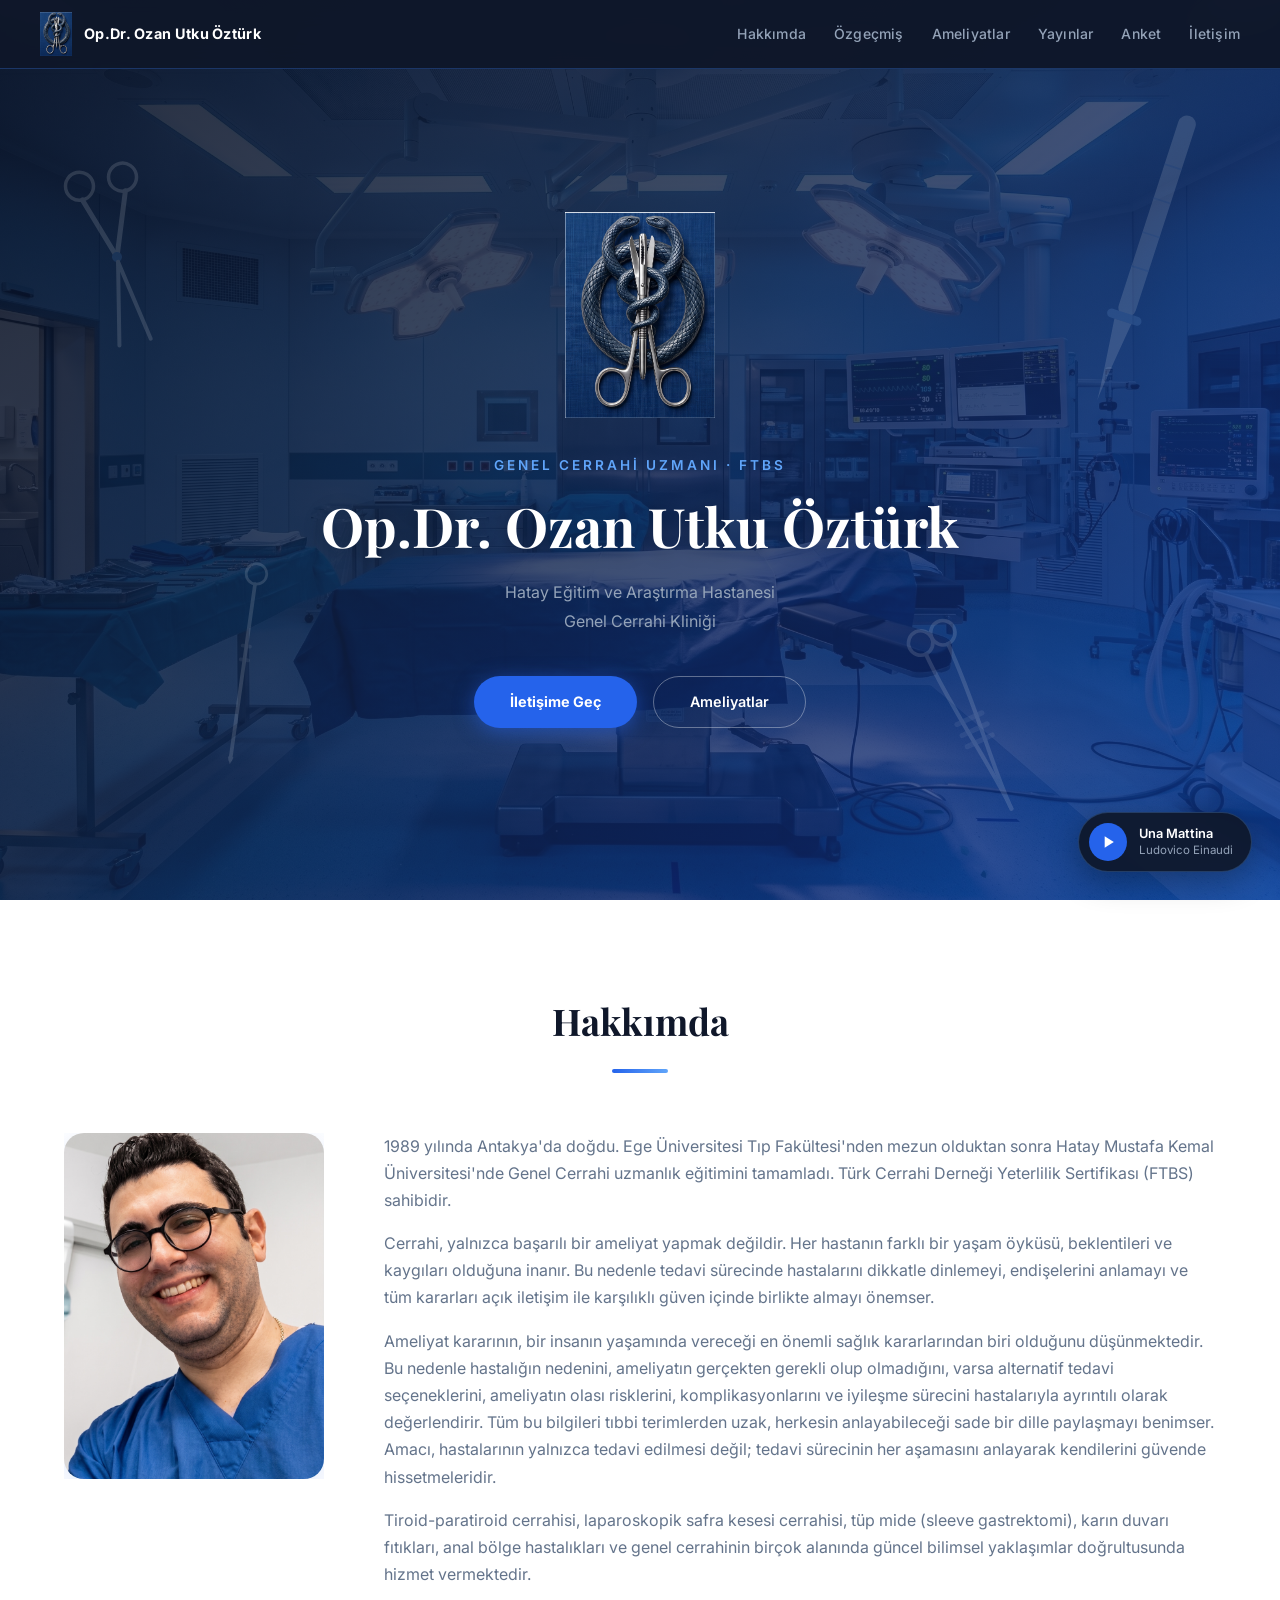
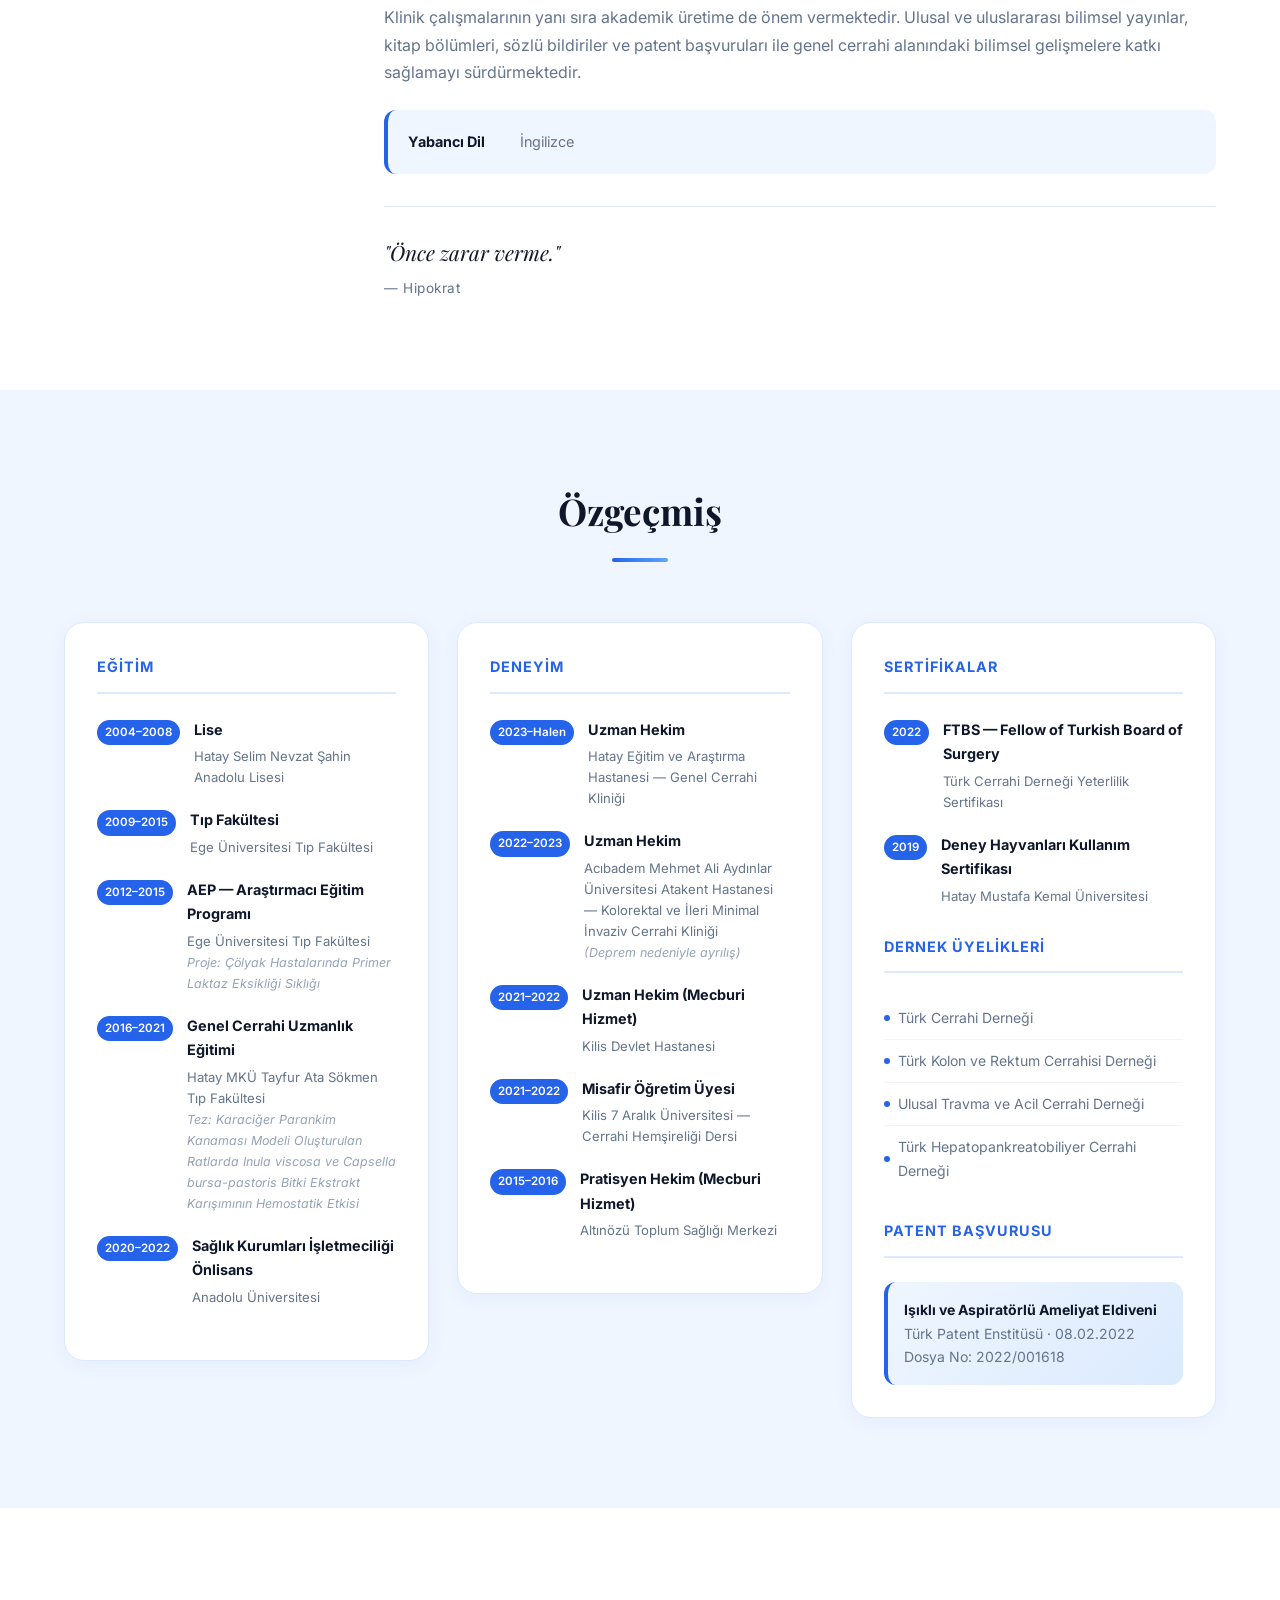
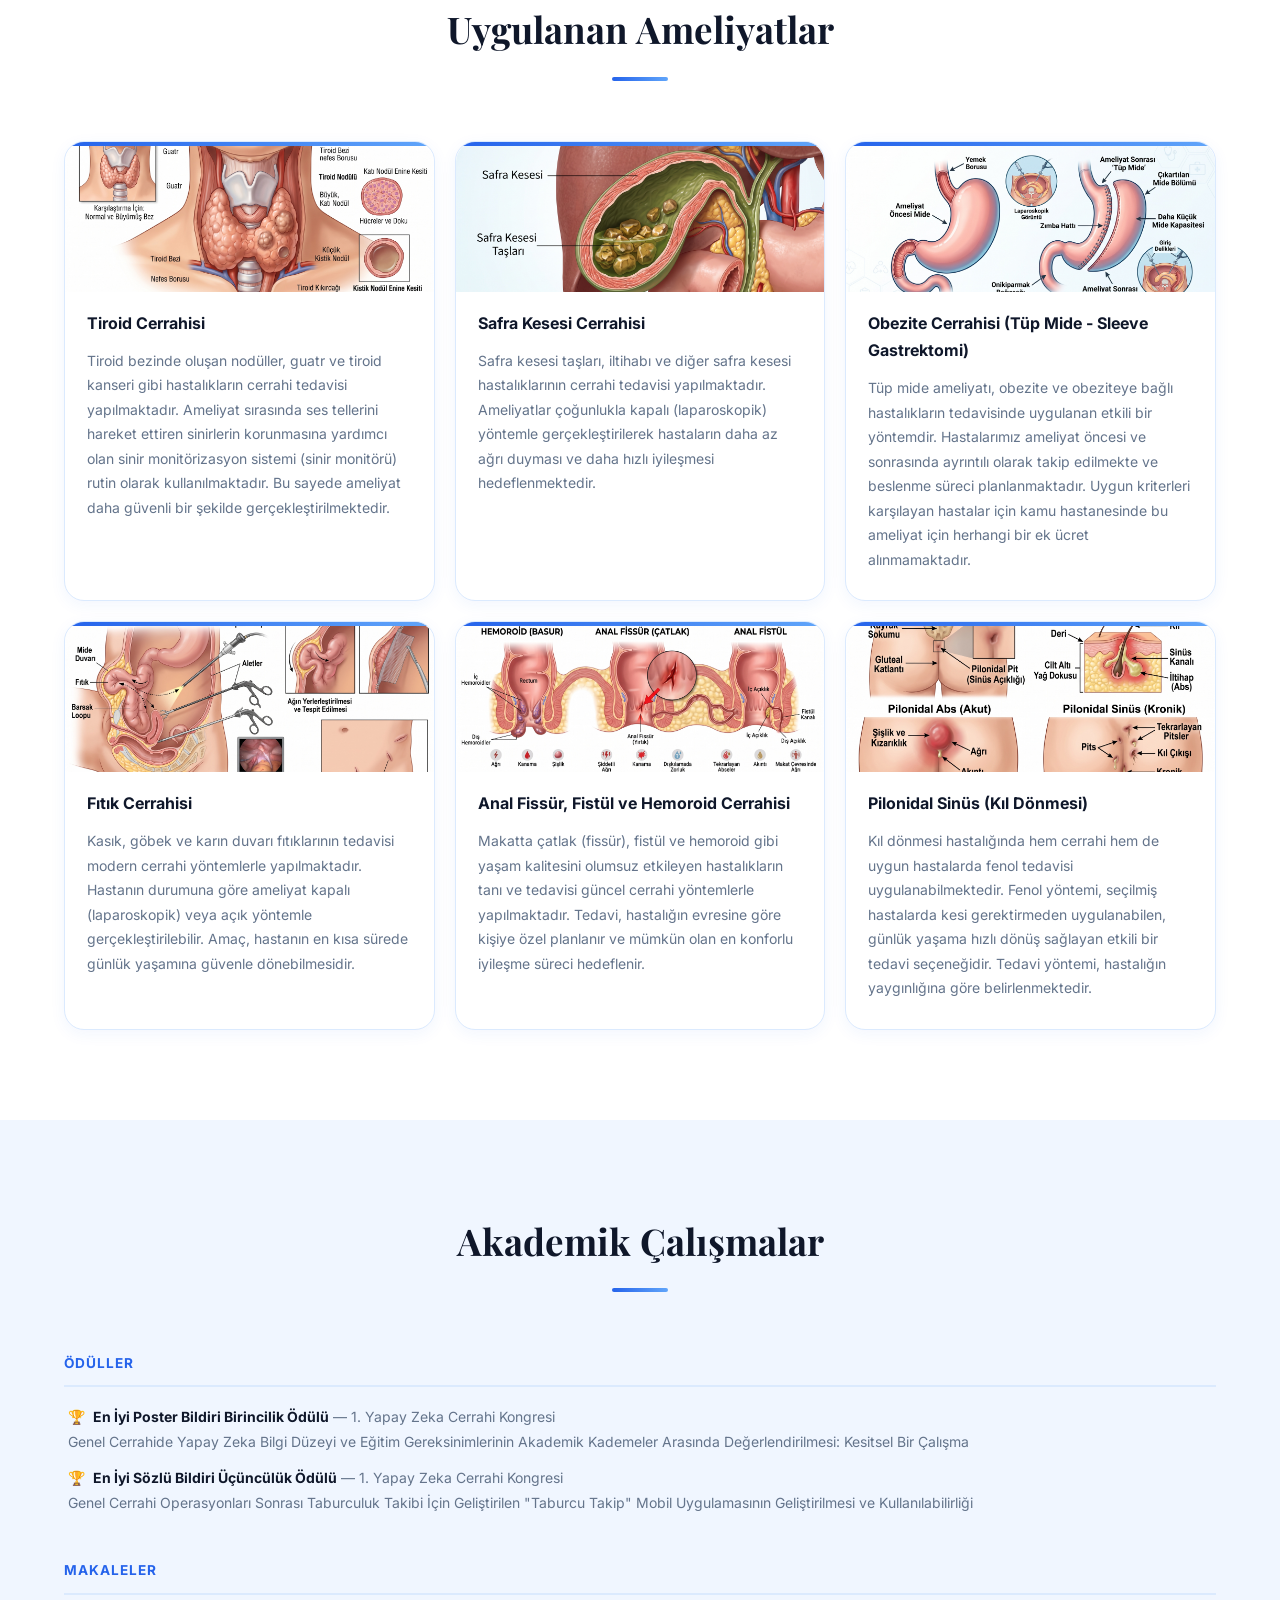
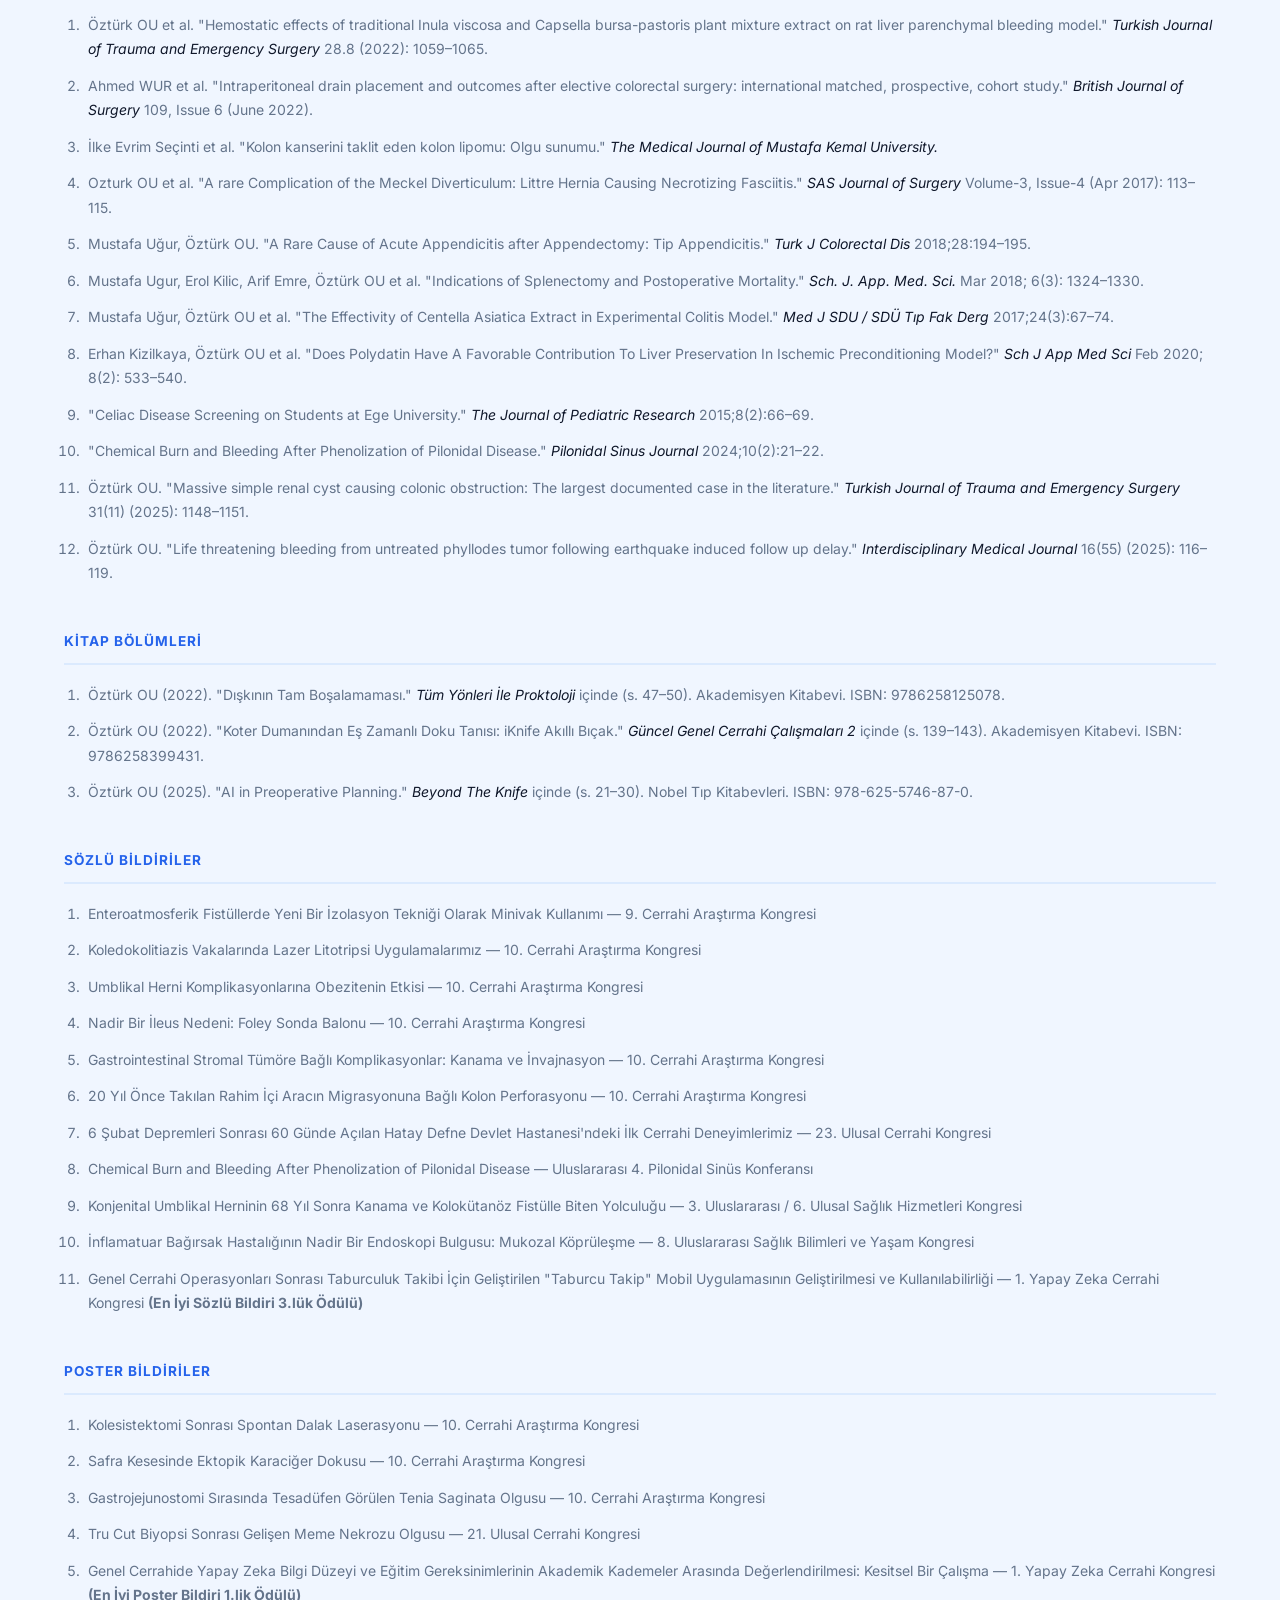
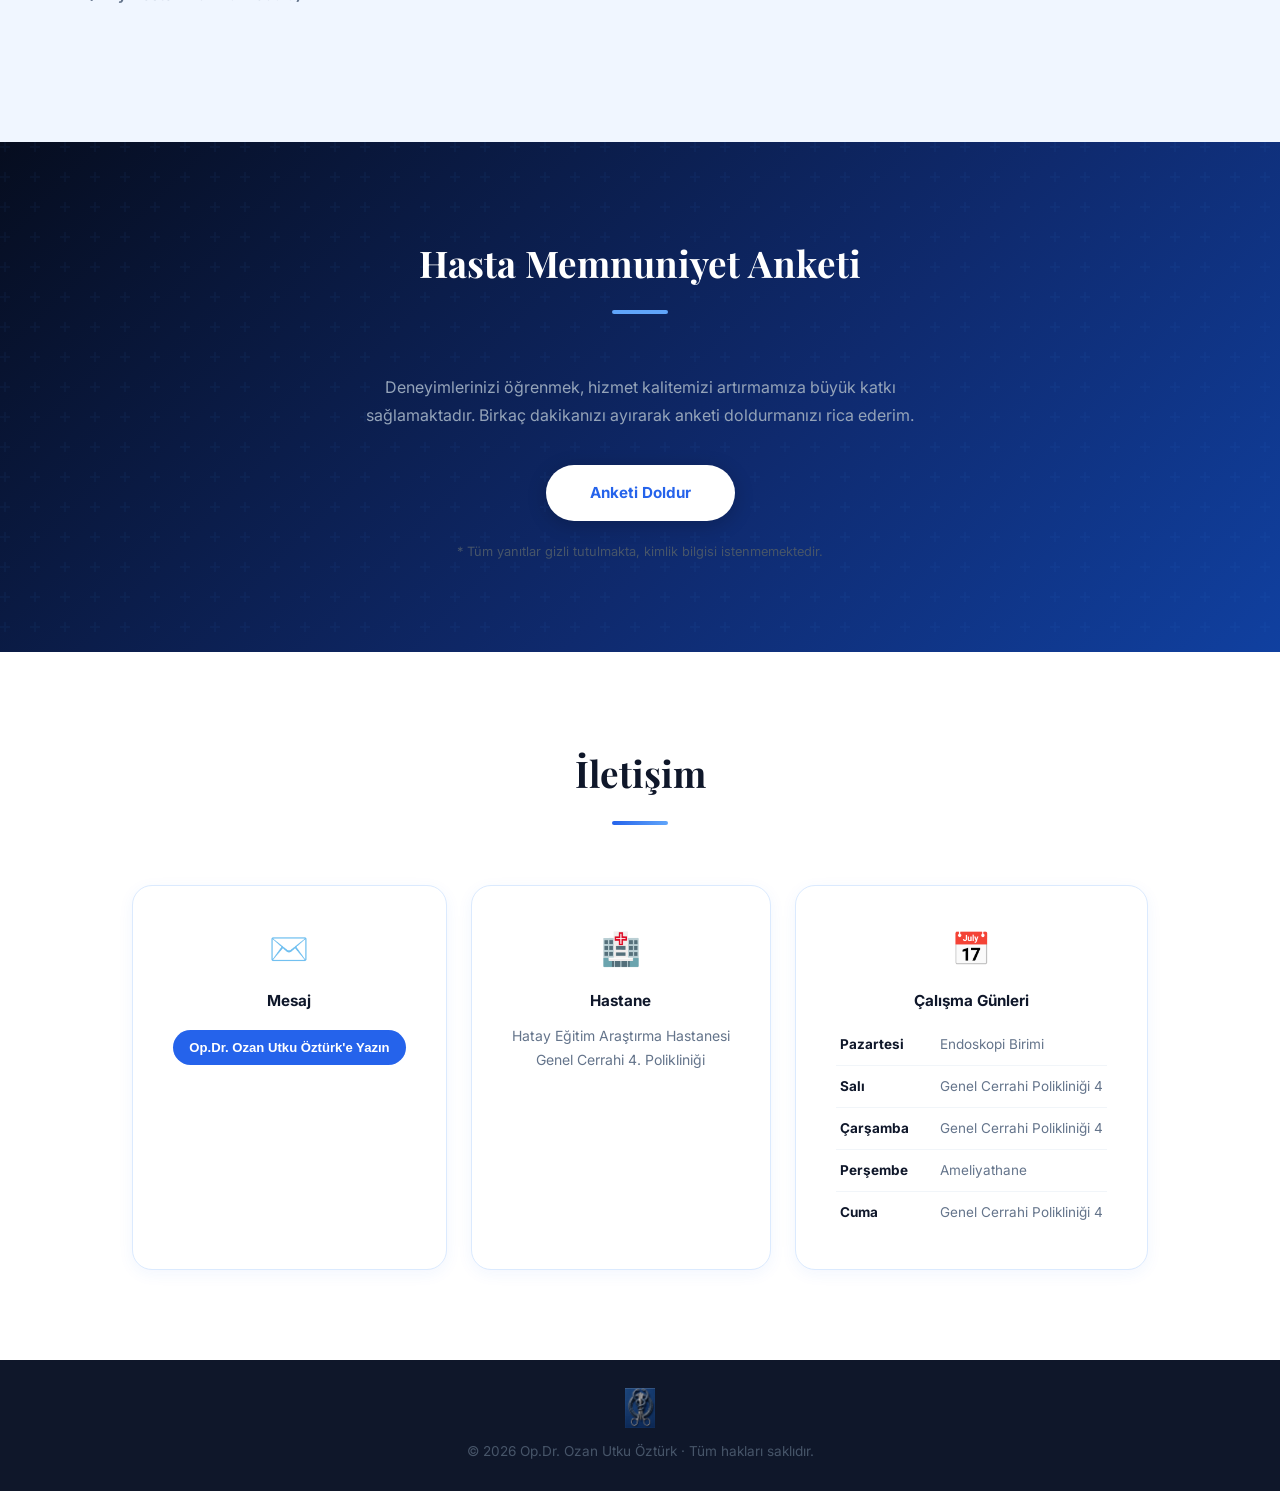
<file: index.html>
<!DOCTYPE html>
<html lang="tr">
<head>
  <meta charset="UTF-8" />
  <meta name="viewport" content="width=device-width, initial-scale=1.0" />
  <title>Op.Dr. Ozan Utku Öztürk | Genel Cerrahi Uzmanı - Hatay</title>
  <meta name="description" content="Op.Dr. Ozan Utku Öztürk - Hatay Eğitim ve Araştırma Hastanesi Genel Cerrahi Uzmanı. Tiroid cerrahisi, laparoskopik kolesistektomi, sleeve gastrektomi ve fıtık ameliyatları." />
  <meta name="keywords" content="Op.Dr. Ozan Utku Öztürk, genel cerrahi uzmanı Hatay, tiroid ameliyatı Hatay, safra kesesi ameliyatı, sleeve gastrektomi Hatay, fıtık ameliyatı, laparoskopik cerrahi Hatay, Hatay EAH genel cerrahi" />
  <meta name="author" content="Op.Dr. Ozan Utku Öztürk" />
  <meta name="robots" content="index, follow" />
  <link rel="canonical" href="https://ozanutkuozturk.com/" />
  <meta name="google-site-verification" content="S-aAIDL1Zbq4195ZW9zyJEC02ucQa1u8V0Q1Sb5OyVw" />
  <link rel="stylesheet" href="style.css?v=8" />

  <!-- Open Graph (sosyal medya paylaşımı için) -->
  <meta property="og:title" content="Op.Dr. Ozan Utku Öztürk | Genel Cerrahi Uzmanı" />
  <meta property="og:description" content="Hatay Eğitim ve Araştırma Hastanesi Genel Cerrahi Uzmanı. Tiroid, safra kesesi, sleeve gastrektomi ve fıtık ameliyatları." />
  <meta property="og:type" content="website" />
  <meta property="og:url" content="https://ozanutkuozturk.com/" />
  <meta property="og:locale" content="tr_TR" />

  <script type="application/ld+json">
  {
    "@context": "https://schema.org",
    "@type": "ProfilePage",
    "url": "https://ozanutkuozturk.com/",
    "mainEntity": {
      "@type": "Person",
      "@id": "https://ozanutkuozturk.com/#person",
      "name": "Ozan Utku Öztürk",
      "alternateName": [
        "Op. Dr. Ozan Utku Öztürk",
        "Ozan Utku Ozturk",
        "O. U. Öztürk"
      ],
      "url": "https://ozanutkuozturk.com/",
      "jobTitle": "Genel Cerrahi Uzmanı",
      "worksFor": {
        "@type": "Hospital",
        "name": "Hatay Eğitim ve Araştırma Hastanesi"
      },
      "alumniOf": [
        {
          "@type": "CollegeOrUniversity",
          "name": "Ege Üniversitesi Tıp Fakültesi"
        },
        {
          "@type": "CollegeOrUniversity",
          "name": "Hatay Mustafa Kemal Üniversitesi"
        }
      ],
      "sameAs": [
        "https://scholar.google.com/citations?hl=tr&user=WczZqdoAAAAJ",
        "https://dergipark.org.tr/en/pub/@ozan-utku-ozturk",
        "https://www.researchgate.net/profile/Ozan-Ozturk-3",
        "https://www.instagram.com/ozanutkuozturk/"
      ]
    }
  }
  </script>

  <link rel="preconnect" href="https://fonts.googleapis.com" />
  <link href="https://fonts.googleapis.com/css2?family=Inter:wght@300;400;600;700&family=Playfair+Display:wght@700&display=swap" rel="stylesheet" />
</head>
<body>

  <!-- NAVİGASYON -->
  <nav id="navbar">
    <div class="nav-container">
      <a href="#hero" class="nav-logo">
        <img src="images/logo-v3.png" alt="Logo" class="logo-mark">
        <span>Op.Dr. Ozan Utku Öztürk</span>
      </a>
      <button class="nav-toggle" id="navToggle">&#9776;</button>
      <ul class="nav-links" id="navLinks">
        <li><a href="#hakkimda">Hakkımda</a></li>
        <li><a href="#ozgecmis">Özgeçmiş</a></li>
        <li><a href="#ameliyatlar">Ameliyatlar</a></li>
        <li><a href="#yayinlar">Yayınlar</a></li>
        <li><a href="#anket">Anket</a></li>
        <li><a href="#iletisim">İletişim</a></li>
      </ul>
    </div>
  </nav>

  <!-- HERO -->
  <section id="hero">
    <!-- Cerrahi enstrümanlar (dekoratif) -->
    <div class="hero-instruments">
      <!-- Bisturi -->
      <svg class="hi hi-scalpel" viewBox="0 0 28 180" xmlns="http://www.w3.org/2000/svg">
        <rect x="9" y="0" width="10" height="118" rx="5" fill="white"/>
        <rect x="4" y="116" width="20" height="5" rx="2.5" fill="#93c5fd"/>
        <path d="M9 121 Q14 163 14 168 Q14 163 19 121 Z" fill="white"/>
        <line x1="9" y1="30" x2="19" y2="30" stroke="#93c5fd" stroke-width="1" opacity="0.6"/>
        <line x1="9" y1="50" x2="19" y2="50" stroke="#93c5fd" stroke-width="1" opacity="0.6"/>
        <line x1="9" y1="70" x2="19" y2="70" stroke="#93c5fd" stroke-width="1" opacity="0.6"/>
        <line x1="9" y1="90" x2="19" y2="90" stroke="#93c5fd" stroke-width="1" opacity="0.6"/>
      </svg>
      <!-- Makas -->
      <svg class="hi hi-scissors" viewBox="0 0 80 190" xmlns="http://www.w3.org/2000/svg">
        <circle cx="18" cy="18" r="14" fill="none" stroke="white" stroke-width="3.5"/>
        <circle cx="62" cy="18" r="14" fill="none" stroke="white" stroke-width="3.5"/>
        <line x1="18" y1="32" x2="40" y2="95" stroke="white" stroke-width="5" stroke-linecap="round"/>
        <line x1="62" y1="32" x2="40" y2="95" stroke="white" stroke-width="5" stroke-linecap="round"/>
        <circle cx="40" cy="95" r="5" fill="#60a5fa"/>
        <line x1="40" y1="100" x2="24" y2="182" stroke="white" stroke-width="4" stroke-linecap="round"/>
        <line x1="40" y1="100" x2="56" y2="182" stroke="white" stroke-width="4" stroke-linecap="round"/>
      </svg>
      <!-- Forseps -->
      <svg class="hi hi-forceps" viewBox="0 0 54 210" xmlns="http://www.w3.org/2000/svg">
        <circle cx="15" cy="15" r="12" fill="none" stroke="white" stroke-width="3.5"/>
        <circle cx="39" cy="15" r="12" fill="none" stroke="white" stroke-width="3.5"/>
        <path d="M15 27 C15 90 27 155 27 200" stroke="white" stroke-width="4" stroke-linecap="round" fill="none"/>
        <path d="M39 27 C39 90 27 155 27 200" stroke="white" stroke-width="4" stroke-linecap="round" fill="none"/>
        <rect x="11" y="100" width="32" height="5" rx="2.5" fill="white" opacity="0.5"/>
        <rect x="11" y="112" width="32" height="5" rx="2.5" fill="white" opacity="0.5"/>
        <rect x="11" y="124" width="32" height="5" rx="2.5" fill="white" opacity="0.5"/>
      </svg>
      <!-- İğne tutucu -->
      <svg class="hi hi-needle" viewBox="0 0 30 220" xmlns="http://www.w3.org/2000/svg">
        <circle cx="15" cy="14" r="11" fill="none" stroke="white" stroke-width="3"/>
        <line x1="15" y1="25" x2="15" y2="215" stroke="white" stroke-width="4" stroke-linecap="round"/>
        <rect x="9" y="90" width="12" height="4" rx="2" fill="white" opacity="0.5"/>
        <rect x="9" y="105" width="12" height="4" rx="2" fill="white" opacity="0.5"/>
        <path d="M12 212 L15 220 L18 212 Z" fill="white"/>
      </svg>
    </div>

    <!-- Hero içeriği -->
    <div class="hero-content">
      <img src="images/logo-v3.png" alt="Logo" class="hero-logo">
      <p class="hero-unvan">Genel Cerrahi Uzmanı · FTBS</p>
      <h1>Op.Dr. Ozan Utku Öztürk</h1>
      <p class="hero-hastane">Hatay Eğitim ve Araştırma Hastanesi<br>Genel Cerrahi Kliniği</p>
      <div class="hero-butonlar">
        <a href="#iletisim" class="btn-primary">İletişime Geç</a>
        <a href="#ameliyatlar" class="btn-outline">Ameliyatlar</a>
      </div>
    </div>
  </section>


  <!-- HAKKIMDA -->
  <section id="hakkimda">
    <div class="container">
      <h2 class="section-title">Hakkımda</h2>
      <div class="hakkimda-grid">
        <div class="hakkimda-photo">
          <img src="images/profil.jpg" alt="Op.Dr. Ozan Utku Öztürk" class="profil-foto">
        </div>
        <div class="hakkimda-text">
          <p>1989 yılında Antakya'da doğdu. Ege Üniversitesi Tıp Fakültesi'nden mezun olduktan sonra Hatay Mustafa Kemal Üniversitesi'nde Genel Cerrahi uzmanlık eğitimini tamamladı. Türk Cerrahi Derneği Yeterlilik Sertifikası (FTBS) sahibidir.</p>
          <p>Cerrahi, yalnızca başarılı bir ameliyat yapmak değildir. Her hastanın farklı bir yaşam öyküsü, beklentileri ve kaygıları olduğuna inanır. Bu nedenle tedavi sürecinde hastalarını dikkatle dinlemeyi, endişelerini anlamayı ve tüm kararları açık iletişim ile karşılıklı güven içinde birlikte almayı önemser.</p>
          <p>Ameliyat kararının, bir insanın yaşamında vereceği en önemli sağlık kararlarından biri olduğunu düşünmektedir. Bu nedenle hastalığın nedenini, ameliyatın gerçekten gerekli olup olmadığını, varsa alternatif tedavi seçeneklerini, ameliyatın olası risklerini, komplikasyonlarını ve iyileşme sürecini hastalarıyla ayrıntılı olarak değerlendirir. Tüm bu bilgileri tıbbi terimlerden uzak, herkesin anlayabileceği sade bir dille paylaşmayı benimser. Amacı, hastalarının yalnızca tedavi edilmesi değil; tedavi sürecinin her aşamasını anlayarak kendilerini güvende hissetmeleridir.</p>
          <p>Tiroid-paratiroid cerrahisi, laparoskopik safra kesesi cerrahisi, tüp mide (sleeve gastrektomi), karın duvarı fıtıkları, anal bölge hastalıkları ve genel cerrahinin birçok alanında güncel bilimsel yaklaşımlar doğrultusunda hizmet vermektedir.</p>
          <p>Klinik çalışmalarının yanı sıra akademik üretime de önem vermektedir. Ulusal ve uluslararası bilimsel yayınlar, kitap bölümleri, sözlü bildiriler ve patent başvuruları ile genel cerrahi alanındaki bilimsel gelişmelere katkı sağlamayı sürdürmektedir.</p>
          <div class="kisisel-bilgiler">
            <div class="kb-item"><span class="kb-etiket">Yabancı Dil</span><span>İngilizce</span></div>
          </div>
          <div class="hipokrat-alinti">
            <em>"Önce zarar verme."</em>
            <span>— Hipokrat</span>
          </div>
        </div>
      </div>
    </div>
  </section>

  <!-- ÖZGEÇMİŞ -->
  <section id="ozgecmis">
    <div class="container">
      <h2 class="section-title">Özgeçmiş</h2>
      <div class="ozgecmis-grid">

        <div class="timeline-blok">
          <h3 class="blok-baslik">Eğitim</h3>
          <div class="timeline-item">
            <div class="timeline-yil">2004–2008</div>
            <div class="timeline-icerik"><h4>Lise</h4><p>Hatay Selim Nevzat Şahin Anadolu Lisesi</p></div>
          </div>
          <div class="timeline-item">
            <div class="timeline-yil">2009–2015</div>
            <div class="timeline-icerik"><h4>Tıp Fakültesi</h4><p>Ege Üniversitesi Tıp Fakültesi</p></div>
          </div>
          <div class="timeline-item">
            <div class="timeline-yil">2012–2015</div>
            <div class="timeline-icerik">
              <h4>AEP — Araştırmacı Eğitim Programı</h4>
              <p>Ege Üniversitesi Tıp Fakültesi<br><em>Proje: Çölyak Hastalarında Primer Laktaz Eksikliği Sıklığı</em></p>
            </div>
          </div>
          <div class="timeline-item">
            <div class="timeline-yil">2016–2021</div>
            <div class="timeline-icerik">
              <h4>Genel Cerrahi Uzmanlık Eğitimi</h4>
              <p>Hatay MKÜ Tayfur Ata Sökmen Tıp Fakültesi<br><em>Tez: Karaciğer Parankim Kanaması Modeli Oluşturulan Ratlarda Inula viscosa ve Capsella bursa-pastoris Bitki Ekstrakt Karışımının Hemostatik Etkisi</em></p>
            </div>
          </div>
          <div class="timeline-item">
            <div class="timeline-yil">2020–2022</div>
            <div class="timeline-icerik"><h4>Sağlık Kurumları İşletmeciliği Önlisans</h4><p>Anadolu Üniversitesi</p></div>
          </div>
        </div>

        <div class="timeline-blok">
          <h3 class="blok-baslik">Deneyim</h3>
          <div class="timeline-item">
            <div class="timeline-yil">2023–Halen</div>
            <div class="timeline-icerik"><h4>Uzman Hekim</h4><p>Hatay Eğitim ve Araştırma Hastanesi — Genel Cerrahi Kliniği</p></div>
          </div>
          <div class="timeline-item">
            <div class="timeline-yil">2022–2023</div>
            <div class="timeline-icerik"><h4>Uzman Hekim</h4><p>Acıbadem Mehmet Ali Aydınlar Üniversitesi Atakent Hastanesi — Kolorektal ve İleri Minimal İnvaziv Cerrahi Kliniği<br><em>(Deprem nedeniyle ayrılış)</em></p></div>
          </div>
          <div class="timeline-item">
            <div class="timeline-yil">2021–2022</div>
            <div class="timeline-icerik"><h4>Uzman Hekim (Mecburi Hizmet)</h4><p>Kilis Devlet Hastanesi</p></div>
          </div>
          <div class="timeline-item">
            <div class="timeline-yil">2021–2022</div>
            <div class="timeline-icerik"><h4>Misafir Öğretim Üyesi</h4><p>Kilis 7 Aralık Üniversitesi — Cerrahi Hemşireliği Dersi</p></div>
          </div>
          <div class="timeline-item">
            <div class="timeline-yil">2015–2016</div>
            <div class="timeline-icerik"><h4>Pratisyen Hekim (Mecburi Hizmet)</h4><p>Altınözü Toplum Sağlığı Merkezi</p></div>
          </div>
        </div>

        <div class="timeline-blok">
          <h3 class="blok-baslik">Sertifikalar</h3>
          <div class="timeline-item">
            <div class="timeline-yil">2022</div>
            <div class="timeline-icerik"><h4>FTBS — Fellow of Turkish Board of Surgery</h4><p>Türk Cerrahi Derneği Yeterlilik Sertifikası</p></div>
          </div>
          <div class="timeline-item">
            <div class="timeline-yil">2019</div>
            <div class="timeline-icerik"><h4>Deney Hayvanları Kullanım Sertifikası</h4><p>Hatay Mustafa Kemal Üniversitesi</p></div>
          </div>

          <h3 class="blok-baslik" style="margin-top:28px">Dernek Üyelikleri</h3>
          <ul class="uyelik-listesi">
            <li>Türk Cerrahi Derneği</li>
            <li>Türk Kolon ve Rektum Cerrahisi Derneği</li>
            <li>Ulusal Travma ve Acil Cerrahi Derneği</li>
            <li>Türk Hepatopankreatobiliyer Cerrahi Derneği</li>
          </ul>

          <h3 class="blok-baslik" style="margin-top:28px">Patent Başvurusu</h3>
          <div class="patent-kutu">
            <p><strong>Işıklı ve Aspiratörlü Ameliyat Eldiveni</strong></p>
            <p>Türk Patent Enstitüsü · 08.02.2022<br>Dosya No: 2022/001618</p>
          </div>
        </div>

      </div>
    </div>
  </section>

  <!-- AMELİYATLAR -->
  <section id="ameliyatlar">
    <div class="container">
      <h2 class="section-title">Uygulanan Ameliyatlar</h2>
      <div class="ameliyat-grid">

        <div class="ameliyat-kart">
          <img src="images/tiroid.jpg" alt="Tiroid Cerrahisi" class="ameliyat-gorsel">
          <h3>Tiroid Cerrahisi</h3>
          <p>Tiroid bezinde oluşan nodüller, guatr ve tiroid kanseri gibi hastalıkların cerrahi tedavisi yapılmaktadır. Ameliyat sırasında ses tellerini hareket ettiren sinirlerin korunmasına yardımcı olan sinir monitörizasyon sistemi (sinir monitörü) rutin olarak kullanılmaktadır. Bu sayede ameliyat daha güvenli bir şekilde gerçekleştirilmektedir.</p>
        </div>

        <div class="ameliyat-kart">
          <img src="images/safra-kesesi.jpg" alt="Safra Kesesi Ameliyatı" class="ameliyat-gorsel">
          <h3>Safra Kesesi Cerrahisi</h3>
          <p>Safra kesesi taşları, iltihabı ve diğer safra kesesi hastalıklarının cerrahi tedavisi yapılmaktadır. Ameliyatlar çoğunlukla kapalı (laparoskopik) yöntemle gerçekleştirilerek hastaların daha az ağrı duyması ve daha hızlı iyileşmesi hedeflenmektedir.</p>
        </div>

        <div class="ameliyat-kart">
          <img src="images/sleeve-gastrektomi.jpg" alt="Sleeve Gastrektomi" class="ameliyat-gorsel">
          <h3>Obezite Cerrahisi (Tüp Mide - Sleeve Gastrektomi)</h3>
          <p>Tüp mide ameliyatı, obezite ve obeziteye bağlı hastalıkların tedavisinde uygulanan etkili bir yöntemdir. Hastalarımız ameliyat öncesi ve sonrasında ayrıntılı olarak takip edilmekte ve beslenme süreci planlanmaktadır. Uygun kriterleri karşılayan hastalar için kamu hastanesinde bu ameliyat için herhangi bir ek ücret alınmamaktadır.</p>
        </div>

        <div class="ameliyat-kart">
          <img src="images/fitik.jpg" alt="Karın Duvarı Fıtıkları" class="ameliyat-gorsel">
          <h3>Fıtık Cerrahisi</h3>
          <p>Kasık, göbek ve karın duvarı fıtıklarının tedavisi modern cerrahi yöntemlerle yapılmaktadır. Hastanın durumuna göre ameliyat kapalı (laparoskopik) veya açık yöntemle gerçekleştirilebilir. Amaç, hastanın en kısa sürede günlük yaşamına güvenle dönebilmesidir.</p>
        </div>

        <div class="ameliyat-kart">
          <img src="images/anorektal.jpg" alt="Anal Fissür, Fistül ve Hemoroid Cerrahisi" class="ameliyat-gorsel">
          <h3>Anal Fissür, Fistül ve Hemoroid Cerrahisi</h3>
          <p>Makatta çatlak (fissür), fistül ve hemoroid gibi yaşam kalitesini olumsuz etkileyen hastalıkların tanı ve tedavisi güncel cerrahi yöntemlerle yapılmaktadır. Tedavi, hastalığın evresine göre kişiye özel planlanır ve mümkün olan en konforlu iyileşme süreci hedeflenir.</p>
        </div>

        <div class="ameliyat-kart">
          <img src="images/pilonidal.jpg" alt="Pilonidal Sinüs (Kıl Dönmesi)" class="ameliyat-gorsel">
          <h3>Pilonidal Sinüs (Kıl Dönmesi)</h3>
          <p>Kıl dönmesi hastalığında hem cerrahi hem de uygun hastalarda fenol tedavisi uygulanabilmektedir. Fenol yöntemi, seçilmiş hastalarda kesi gerektirmeden uygulanabilen, günlük yaşama hızlı dönüş sağlayan etkili bir tedavi seçeneğidir. Tedavi yöntemi, hastalığın yaygınlığına göre belirlenmektedir.</p>
        </div>

      </div>
    </div>
  </section>

  <!-- YAYINLAR -->
  <section id="yayinlar">
    <div class="container">
      <h2 class="section-title">Akademik Çalışmalar</h2>

      <div class="yayin-grup">
        <h3 class="yayin-grup-baslik">Ödüller</h3>
        <ul class="yayin-listesi odul-listesi">
          <li><strong>En İyi Poster Bildiri Birincilik Ödülü</strong> — 1. Yapay Zeka Cerrahi Kongresi<br>Genel Cerrahide Yapay Zeka Bilgi Düzeyi ve Eğitim Gereksinimlerinin Akademik Kademeler Arasında Değerlendirilmesi: Kesitsel Bir Çalışma</li>
          <li><strong>En İyi Sözlü Bildiri Üçüncülük Ödülü</strong> — 1. Yapay Zeka Cerrahi Kongresi<br>Genel Cerrahi Operasyonları Sonrası Taburculuk Takibi İçin Geliştirilen "Taburcu Takip" Mobil Uygulamasının Geliştirilmesi ve Kullanılabilirliği</li>
        </ul>
      </div>

      <div class="yayin-grup">
        <h3 class="yayin-grup-baslik">Makaleler</h3>
        <ol class="yayin-listesi">
          <li>Öztürk OU et al. "Hemostatic effects of traditional Inula viscosa and Capsella bursa-pastoris plant mixture extract on rat liver parenchymal bleeding model." <em>Turkish Journal of Trauma and Emergency Surgery</em> 28.8 (2022): 1059–1065.</li>
          <li>Ahmed WUR et al. "Intraperitoneal drain placement and outcomes after elective colorectal surgery: international matched, prospective, cohort study." <em>British Journal of Surgery</em> 109, Issue 6 (June 2022).</li>
          <li>İlke Evrim Seçinti et al. "Kolon kanserini taklit eden kolon lipomu: Olgu sunumu." <em>The Medical Journal of Mustafa Kemal University.</em></li>
          <li>Ozturk OU et al. "A rare Complication of the Meckel Diverticulum: Littre Hernia Causing Necrotizing Fasciitis." <em>SAS Journal of Surgery</em> Volume-3, Issue-4 (Apr 2017): 113–115.</li>
          <li>Mustafa Uğur, Öztürk OU. "A Rare Cause of Acute Appendicitis after Appendectomy: Tip Appendicitis." <em>Turk J Colorectal Dis</em> 2018;28:194–195.</li>
          <li>Mustafa Ugur, Erol Kilic, Arif Emre, Öztürk OU et al. "Indications of Splenectomy and Postoperative Mortality." <em>Sch. J. App. Med. Sci.</em> Mar 2018; 6(3): 1324–1330.</li>
          <li>Mustafa Uğur, Öztürk OU et al. "The Effectivity of Centella Asiatica Extract in Experimental Colitis Model." <em>Med J SDU / SDÜ Tıp Fak Derg</em> 2017;24(3):67–74.</li>
          <li>Erhan Kizilkaya, Öztürk OU et al. "Does Polydatin Have A Favorable Contribution To Liver Preservation In Ischemic Preconditioning Model?" <em>Sch J App Med Sci</em> Feb 2020; 8(2): 533–540.</li>
          <li>"Celiac Disease Screening on Students at Ege University." <em>The Journal of Pediatric Research</em> 2015;8(2):66–69.</li>
          <li>"Chemical Burn and Bleeding After Phenolization of Pilonidal Disease." <em>Pilonidal Sinus Journal</em> 2024;10(2):21–22.</li>
          <li>Öztürk OU. "Massive simple renal cyst causing colonic obstruction: The largest documented case in the literature." <em>Turkish Journal of Trauma and Emergency Surgery</em> 31(11) (2025): 1148–1151.</li>
          <li>Öztürk OU. "Life threatening bleeding from untreated phyllodes tumor following earthquake induced follow up delay." <em>Interdisciplinary Medical Journal</em> 16(55) (2025): 116–119.</li>
        </ol>
      </div>

      <div class="yayin-grup">
        <h3 class="yayin-grup-baslik">Kitap Bölümleri</h3>
        <ol class="yayin-listesi">
          <li>Öztürk OU (2022). "Dışkının Tam Boşalamaması." <em>Tüm Yönleri İle Proktoloji</em> içinde (s. 47–50). Akademisyen Kitabevi. ISBN: 9786258125078.</li>
          <li>Öztürk OU (2022). "Koter Dumanından Eş Zamanlı Doku Tanısı: iKnife Akıllı Bıçak." <em>Güncel Genel Cerrahi Çalışmaları 2</em> içinde (s. 139–143). Akademisyen Kitabevi. ISBN: 9786258399431.</li>
          <li>Öztürk OU (2025). "AI in Preoperative Planning." <em>Beyond The Knife</em> içinde (s. 21–30). Nobel Tıp Kitabevleri. ISBN: 978-625-5746-87-0.</li>
        </ol>
      </div>

      <div class="yayin-grup">
        <h3 class="yayin-grup-baslik">Sözlü Bildiriler</h3>
        <ol class="yayin-listesi">
          <li>Enteroatmosferik Fistüllerde Yeni Bir İzolasyon Tekniği Olarak Minivak Kullanımı — 9. Cerrahi Araştırma Kongresi</li>
          <li>Koledokolitiazis Vakalarında Lazer Litotripsi Uygulamalarımız — 10. Cerrahi Araştırma Kongresi</li>
          <li>Umblikal Herni Komplikasyonlarına Obezitenin Etkisi — 10. Cerrahi Araştırma Kongresi</li>
          <li>Nadir Bir İleus Nedeni: Foley Sonda Balonu — 10. Cerrahi Araştırma Kongresi</li>
          <li>Gastrointestinal Stromal Tümöre Bağlı Komplikasyonlar: Kanama ve İnvajnasyon — 10. Cerrahi Araştırma Kongresi</li>
          <li>20 Yıl Önce Takılan Rahim İçi Aracın Migrasyonuna Bağlı Kolon Perforasyonu — 10. Cerrahi Araştırma Kongresi</li>
          <li>6 Şubat Depremleri Sonrası 60 Günde Açılan Hatay Defne Devlet Hastanesi'ndeki İlk Cerrahi Deneyimlerimiz — 23. Ulusal Cerrahi Kongresi</li>
          <li>Chemical Burn and Bleeding After Phenolization of Pilonidal Disease — Uluslararası 4. Pilonidal Sinüs Konferansı</li>
          <li>Konjenital Umblikal Herninin 68 Yıl Sonra Kanama ve Kolokütanöz Fistülle Biten Yolculuğu — 3. Uluslararası / 6. Ulusal Sağlık Hizmetleri Kongresi</li>
          <li>İnflamatuar Bağırsak Hastalığının Nadir Bir Endoskopi Bulgusu: Mukozal Köprüleşme — 8. Uluslararası Sağlık Bilimleri ve Yaşam Kongresi</li>
          <li>Genel Cerrahi Operasyonları Sonrası Taburculuk Takibi İçin Geliştirilen "Taburcu Takip" Mobil Uygulamasının Geliştirilmesi ve Kullanılabilirliği — 1. Yapay Zeka Cerrahi Kongresi <strong>(En İyi Sözlü Bildiri 3.lük Ödülü)</strong></li>
        </ol>
      </div>

      <div class="yayin-grup">
        <h3 class="yayin-grup-baslik">Poster Bildiriler</h3>
        <ol class="yayin-listesi">
          <li>Kolesistektomi Sonrası Spontan Dalak Laserasyonu — 10. Cerrahi Araştırma Kongresi</li>
          <li>Safra Kesesinde Ektopik Karaciğer Dokusu — 10. Cerrahi Araştırma Kongresi</li>
          <li>Gastrojejunostomi Sırasında Tesadüfen Görülen Tenia Saginata Olgusu — 10. Cerrahi Araştırma Kongresi</li>
          <li>Tru Cut Biyopsi Sonrası Gelişen Meme Nekrozu Olgusu — 21. Ulusal Cerrahi Kongresi</li>
          <li>Genel Cerrahide Yapay Zeka Bilgi Düzeyi ve Eğitim Gereksinimlerinin Akademik Kademeler Arasında Değerlendirilmesi: Kesitsel Bir Çalışma — 1. Yapay Zeka Cerrahi Kongresi <strong>(En İyi Poster Bildiri 1.lik Ödülü)</strong></li>
        </ol>
      </div>

    </div>
  </section>

  <!-- ANKET -->
  <section id="anket">
    <div class="container anket-container">
      <h2 class="section-title section-title-light">Hasta Memnuniyet Anketi</h2>
      <p class="anket-aciklama">Deneyimlerinizi öğrenmek, hizmet kalitemizi artırmamıza büyük katkı sağlamaktadır. Birkaç dakikanızı ayırarak anketi doldurmanızı rica ederim.</p>
      <a href="https://docs.google.com/forms/d/e/1FAIpQLSdMTi0JkWNdFLpZmjNsYGNCpa0NjM27EmqQrhREm6DwHwM-SA/viewform" target="_blank" class="btn-beyaz" id="anketBtn">Anketi Doldur</a>
      <p class="anket-not">* Tüm yanıtlar gizli tutulmakta, kimlik bilgisi istenmemektedir.</p>
    </div>
  </section>

  <!-- İLETİŞİM -->
  <section id="iletisim">
    <div class="container">
      <h2 class="section-title">İletişim</h2>
      <div class="iletisim-grid">
        <div class="iletisim-kart">
          <div class="iletisim-ikon">✉️</div>
          <h3>Mesaj</h3>
          <button class="yaz-btn" id="yazBtn">Op.Dr. Ozan Utku Öztürk'e Yazın</button>
        </div>
        <div class="iletisim-kart">
          <div class="iletisim-ikon">🏥</div>
          <h3>Hastane</h3>
          <p>Hatay Eğitim Araştırma Hastanesi<br>Genel Cerrahi 4. Polikliniği</p>
        </div>
        <div class="iletisim-kart calisma-saatleri">
          <div class="iletisim-ikon">📅</div>
          <h3>Çalışma Günleri</h3>
          <table class="gun-tablosu">
            <tr><td class="gun">Pazartesi</td><td>Endoskopi Birimi</td></tr>
            <tr><td class="gun">Salı</td><td>Genel Cerrahi Polikliniği 4</td></tr>
            <tr><td class="gun">Çarşamba</td><td>Genel Cerrahi Polikliniği 4</td></tr>
            <tr><td class="gun">Perşembe</td><td>Ameliyathane</td></tr>
            <tr><td class="gun">Cuma</td><td>Genel Cerrahi Polikliniği 4</td></tr>
          </table>
        </div>
      </div>
    </div>
  </section>

  <!-- HASTA MESAJ FORMU -->
  <div id="hastaForm" class="hasta-form-overlay" style="display:none">
    <div class="hasta-form-kart">
      <button class="form-kapat" id="formKapat">✕</button>
      <h3>Op.Dr. Ozan Utku Öztürk'e Yazın</h3>
      <p class="form-aciklama">Mesajınız doğrudan hekime iletilecektir.</p>
      <form action="https://formsubmit.co/ozanutkuozturk@gmail.com" method="POST">
        <input type="hidden" name="_subject" value="Yeni Hasta Mesajı — Dr. Ozan Utku Öztürk">
        <input type="hidden" name="_captcha" value="false">
        <input type="hidden" name="_template" value="table">
        <div class="form-ust">
          <div class="form-grup">
            <label>İsim</label>
            <input type="text" name="isim" placeholder="İsminizi yazın" required>
          </div>
          <div class="form-grup">
            <label>Soyisim</label>
            <input type="text" name="soyisim" placeholder="Soyisminizi yazın" required>
          </div>
          <div class="form-grup form-grup-kisa">
            <label>Yaş</label>
            <input type="number" name="yas" placeholder="Yaşınız" min="0" max="120" required>
          </div>
        </div>
        <div class="form-grup">
          <label>E-posta <span class="opsiyonel">(isteğe bağlı)</span></label>
          <input type="email" name="email" placeholder="Yanıt için e-posta adresiniz">
        </div>
        <div class="form-grup">
          <label>Mesajınız</label>
          <textarea name="mesaj" placeholder="Soru, şikayet veya randevu talebinizi yazabilirsiniz..." rows="5" required></textarea>
        </div>
        <button type="submit" class="form-gonder">Gönder</button>
      </form>
    </div>
  </div>

  <!-- FOOTER -->
  <footer>
    <div class="footer-logo">
      <img src="images/logo-v3.png" alt="Logo" style="width:40px;height:40px;object-fit:contain;">
    </div>
    <p>© 2026 Op.Dr. Ozan Utku Öztürk · Tüm hakları saklıdır.</p>
  </footer>

  <!-- Müzik çalar -->
  <div id="muzikCalar" class="muzik-calar">
    <button id="muzikBtn" class="muzik-btn" title="Ludovico Einaudi - Experience">
      <svg id="ikonPlay" viewBox="0 0 24 24" fill="white" width="20" height="20"><path d="M8 5v14l11-7z"/></svg>
      <svg id="ikonPause" viewBox="0 0 24 24" fill="white" width="20" height="20" style="display:none"><path d="M6 19h4V5H6v14zm8-14v14h4V5h-4z"/></svg>
    </button>
    <div class="muzik-bilgi">
      <span class="muzik-ad">Una Mattina</span>
      <span class="muzik-sanatci">Ludovico Einaudi</span>
    </div>
  </div>
  <iframe id="ytFrame"
    src=""
    style="position:fixed;opacity:0;pointer-events:none;width:200px;height:113px;bottom:-200px;left:-300px;"
    allow="autoplay; encrypted-media"
    frameborder="0">
  </iframe>

<script src="script.js?v=2"></script>
</body>
</html>
</file>
<file: style.css>
* {
  margin: 0;
  padding: 0;
  box-sizing: border-box;
}

:root {
  --lacivert: #0f172a;
  --koyu-mavi: #1e3a6e;
  --magavi: #2563eb;
  --orta-mavi: #1d4ed8;
  --acik-mavi: #eff6ff;
  --gri: #64748b;
  --acik-gri: #f0f6ff;
  --beyaz: #ffffff;
}

html { scroll-behavior: smooth; }

body {
  font-family: 'Inter', sans-serif;
  color: #1e293b;
  line-height: 1.7;
  background: linear-gradient(160deg, #dce8ff 0%, #e8f2ff 60%, #d8e8ff 100%);
  background-attachment: fixed;
}

/* NAVİGASYON */
#navbar {
  position: fixed;
  top: 0;
  width: 100%;
  background: rgba(15, 23, 42, 0.97);
  backdrop-filter: blur(12px);
  border-bottom: 1px solid rgba(59, 130, 246, 0.3);
  z-index: 1000;
  padding: 0 24px;
}

.nav-container {
  max-width: 1200px;
  margin: 0 auto;
  display: flex;
  align-items: center;
  justify-content: space-between;
  height: 68px;
}

.nav-logo {
  display: flex;
  align-items: center;
  gap: 12px;
  text-decoration: none;
}

.logo-mark {
  width: 32px;
  height: 44px;
  object-fit: contain;
  flex-shrink: 0;
}

.nav-logo span {
  font-weight: 700;
  font-size: 0.9rem;
  color: white;
  letter-spacing: 0.3px;
}

.nav-links {
  list-style: none;
  display: flex;
  gap: 28px;
}

.nav-links a {
  text-decoration: none;
  color: #94a3b8;
  font-size: 0.875rem;
  font-weight: 500;
  transition: color 0.2s;
  letter-spacing: 0.2px;
}

.nav-links a:hover { color: #60a5fa; }

.nav-toggle {
  display: none;
  background: none;
  border: none;
  font-size: 1.5rem;
  cursor: pointer;
  color: white;
}

/* HERO */
#hero {
  min-height: 100vh;
  background: linear-gradient(135deg, rgba(6,13,31,0.88) 0%, rgba(15,32,64,0.82) 40%, rgba(15,42,110,0.78) 75%, rgba(16,64,160,0.72) 100%), url('images/arkaplan.jpg');
  background-size: cover;
  background-position: center;
  background-attachment: fixed;
  display: flex;
  align-items: center;
  justify-content: center;
  text-align: center;
  padding: 100px 24px 60px;
  position: relative;
  overflow: hidden;
}

/* Hero enstrümanlar */
.hero-instruments {
  position: absolute;
  inset: 0;
  pointer-events: none;
  overflow: hidden;
}

.hi {
  position: absolute;
  opacity: 0.13;
}

.hi-scalpel {
  width: 50px;
  right: 9%;
  top: 12%;
  transform: rotate(18deg);
}

.hi-scissors {
  width: 80px;
  left: 6%;
  top: 18%;
  transform: rotate(-12deg);
}

.hi-forceps {
  width: 55px;
  right: 22%;
  bottom: 8%;
  transform: rotate(-25deg);
}

.hi-needle {
  width: 28px;
  left: 18%;
  bottom: 15%;
  transform: rotate(8deg);
}

/* Hero içerik */
.hero-content {
  max-width: 720px;
  position: relative;
  z-index: 1;
}

.hero-logo {
  width: 150px;
  height: 206px;
  margin-bottom: 28px;
  object-fit: contain;
  transform: translateX(-40px);
}

.hero-unvan {
  color: #60a5fa;
  font-size: 0.85rem;
  font-weight: 600;
  letter-spacing: 3px;
  text-transform: uppercase;
  margin-bottom: 16px;
}

.hero-content h1 {
  font-family: 'Playfair Display', serif;
  color: white;
  font-size: clamp(2rem, 5vw, 3.4rem);
  font-weight: 700;
  margin-bottom: 20px;
  line-height: 1.2;
  text-shadow: 0 2px 20px rgba(0,0,0,0.3);
}

.hero-hastane {
  color: #94a3b8;
  font-size: 1rem;
  margin-bottom: 40px;
  line-height: 1.8;
}

.hero-butonlar {
  display: flex;
  gap: 16px;
  justify-content: center;
  flex-wrap: wrap;
}

.btn-primary {
  display: inline-block;
  background: var(--magavi);
  color: white;
  padding: 14px 36px;
  border-radius: 50px;
  font-weight: 700;
  text-decoration: none;
  font-size: 0.9rem;
  transition: transform 0.2s, box-shadow 0.2s;
  box-shadow: 0 4px 20px rgba(37, 99, 235, 0.5);
}

.btn-primary:hover {
  transform: translateY(-2px);
  box-shadow: 0 8px 28px rgba(37, 99, 235, 0.7);
}

.btn-outline {
  display: inline-block;
  background: transparent;
  color: white;
  padding: 13px 36px;
  border-radius: 50px;
  border: 1.5px solid rgba(255,255,255,0.35);
  font-weight: 600;
  text-decoration: none;
  font-size: 0.9rem;
  transition: background 0.2s, border-color 0.2s;
}

.btn-outline:hover {
  background: rgba(255,255,255,0.1);
  border-color: rgba(255,255,255,0.6);
}

/* GENEL CONTAINER */
.container {
  max-width: 1200px;
  margin: 0 auto;
  padding: 90px 24px;
}

.section-title {
  font-family: 'Playfair Display', serif;
  font-size: clamp(1.7rem, 3vw, 2.3rem);
  font-weight: 700;
  color: var(--lacivert);
  text-align: center;
  margin-bottom: 60px;
  position: relative;
}

.section-title::after {
  content: '';
  display: block;
  width: 56px;
  height: 4px;
  background: linear-gradient(90deg, var(--magavi), #60a5fa);
  margin: 16px auto 0;
  border-radius: 2px;
}

/* HAKKIMDA */
#hakkimda {
  background: white;
}

.hakkimda-grid {
  display: grid;
  grid-template-columns: 260px 1fr;
  gap: 60px;
  align-items: start;
}

.profil-foto {
  width: 100%;
  aspect-ratio: 3/4;
  object-fit: contain;
object-position: center center;
  border-radius: 20px;
  box-shadow: 0 8px 32px rgba(37, 99, 235, 0.15);
  display: block;
}

.hakkimda-text p {
  color: var(--gri);
  margin-bottom: 16px;
  font-size: 1rem;
}

.kisisel-bilgiler {
  margin: 24px 0;
  display: flex;
  flex-direction: column;
  gap: 8px;
  background: var(--acik-gri);
  padding: 20px;
  border-radius: 12px;
  border-left: 4px solid var(--magavi);
}

.kb-item {
  display: flex;
  gap: 12px;
  font-size: 0.9rem;
  color: var(--gri);
}

.kb-etiket {
  font-weight: 700;
  color: var(--lacivert);
  min-width: 100px;
}

.hipokrat-alinti {
  margin-top: 32px;
  padding-top: 28px;
  border-top: 1px solid #e2e8f0;
  display: flex;
  flex-direction: column;
  gap: 6px;
}

.hipokrat-alinti em {
  font-family: 'Playfair Display', serif;
  font-size: 1.3rem;
  color: var(--lacivert);
  font-style: italic;
}

.hipokrat-alinti span {
  font-size: 0.85rem;
  color: var(--gri);
  letter-spacing: 0.5px;
}

/* ÖZGEÇMİŞ */
#ozgecmis { background: var(--acik-gri); }

.ozgecmis-grid {
  display: grid;
  grid-template-columns: repeat(auto-fit, minmax(300px, 1fr));
  gap: 28px;
  align-items: start;
}

.timeline-blok {
  background: white;
  border-radius: 20px;
  padding: 32px;
  border: 1px solid #dbeafe;
  box-shadow: 0 4px 20px rgba(37, 99, 235, 0.06);
}

.blok-baslik {
  font-size: 0.9rem;
  color: var(--magavi);
  font-weight: 700;
  margin-bottom: 24px;
  padding-bottom: 12px;
  border-bottom: 2px solid #dbeafe;
  text-transform: uppercase;
  letter-spacing: 1px;
}

.timeline-item {
  display: flex;
  gap: 14px;
  margin-bottom: 20px;
}

.timeline-yil {
  font-size: 0.72rem;
  color: white;
  background: var(--magavi);
  font-weight: 600;
  white-space: nowrap;
  padding: 3px 8px;
  border-radius: 20px;
  height: fit-content;
  margin-top: 2px;
  flex-shrink: 0;
}

.timeline-icerik h4 {
  font-size: 0.9rem;
  font-weight: 700;
  color: var(--lacivert);
  margin-bottom: 4px;
}

.timeline-icerik p {
  font-size: 0.82rem;
  color: var(--gri);
  line-height: 1.6;
}

.timeline-icerik em {
  color: #94a3b8;
  font-size: 0.78rem;
}

.uyelik-listesi { list-style: none; padding: 0; }

.uyelik-listesi li {
  font-size: 0.875rem;
  color: var(--gri);
  padding: 9px 0;
  border-bottom: 1px solid #f1f5f9;
  display: flex;
  align-items: center;
  gap: 8px;
}

.uyelik-listesi li::before {
  content: '';
  width: 6px;
  height: 6px;
  background: var(--magavi);
  border-radius: 50%;
  flex-shrink: 0;
}

.uyelik-listesi li:last-child { border-bottom: none; }

.patent-kutu {
  background: linear-gradient(135deg, #eff6ff, #dbeafe);
  border-radius: 12px;
  padding: 16px;
  font-size: 0.875rem;
  color: var(--gri);
  line-height: 1.7;
  border-left: 4px solid var(--magavi);
}

.patent-kutu strong { color: var(--lacivert); }

/* AMELİYATLAR */
#ameliyatlar { background: white; }

.ameliyat-grid {
  display: grid;
  grid-template-columns: repeat(3, 1fr);
  gap: 20px;
}

.ameliyat-kart {
  background: white;
  border: 1px solid #dbeafe;
  border-radius: 20px;
  padding: 28px 22px;
  transition: transform 0.25s, box-shadow 0.25s;
  box-shadow: 0 4px 16px rgba(37, 99, 235, 0.06);
  position: relative;
  overflow: hidden;
}

.ameliyat-kart::before {
  content: '';
  position: absolute;
  top: 0;
  left: 0;
  right: 0;
  height: 4px;
  background: linear-gradient(90deg, var(--magavi), #60a5fa);
}

.ameliyat-kart:hover {
  transform: translateY(-5px);
  box-shadow: 0 16px 40px rgba(37, 99, 235, 0.15);
}

.ameliyat-gorsel {
  width: calc(100% + 44px);
  margin: -28px -22px 18px -22px;
  height: 150px;
  object-fit: cover;
  object-position: center;
  border-radius: 20px 20px 0 0;
  display: block;
}

.ameliyat-gorsel-ikon {
  background: linear-gradient(135deg, #1e3a6e, #2563eb);
  display: flex;
  align-items: center;
  justify-content: center;
  height: 150px;
  width: calc(100% + 44px);
  margin: -28px -22px 18px -22px;
  border-radius: 20px 20px 0 0;
}

.ameliyat-kart h3 {
  font-size: 1rem;
  font-weight: 700;
  color: var(--lacivert);
  margin-bottom: 12px;
}

.ameliyat-kart p {
  font-size: 0.875rem;
  color: var(--gri);
  line-height: 1.75;
}

/* YAYINLAR */
#yayinlar { background: var(--acik-gri); }

.yayin-grup { margin-bottom: 44px; }

.yayin-grup-baslik {
  font-size: 0.85rem;
  font-weight: 700;
  color: var(--magavi);
  margin-bottom: 18px;
  padding-bottom: 10px;
  border-bottom: 2px solid #dbeafe;
  text-transform: uppercase;
  letter-spacing: 1px;
}

.yayin-listesi { padding-left: 20px; }

.yayin-listesi li {
  font-size: 0.875rem;
  color: var(--gri);
  line-height: 1.75;
  margin-bottom: 12px;
  padding-left: 4px;
}

.odul-listesi { list-style: none; padding-left: 0; }
.odul-listesi li::before { content: "🏆"; margin-right: 8px; }
.odul-listesi li strong { color: var(--lacivert); }

.yayin-listesi li em {
  color: var(--lacivert);
  font-style: italic;
}

/* ANKET */
#anket {
  background: linear-gradient(135deg, #060d1f 0%, #0f2a6e 60%, #1040a0 100%);
  text-align: center;
  position: relative;
  overflow: hidden;
}

#anket::before {
  content: '';
  position: absolute;
  inset: 0;
  background: url("data:image/svg+xml,%3Csvg width='60' height='60' viewBox='0 0 60 60' xmlns='http://www.w3.org/2000/svg'%3E%3Cg fill='none' fill-rule='evenodd'%3E%3Cg fill='%233b82f6' fill-opacity='0.05'%3E%3Cpath d='M36 34v-4h-2v4h-4v2h4v4h2v-4h4v-2h-4zm0-30V0h-2v4h-4v2h4v4h2V6h4V4h-4zM6 34v-4H4v4H0v2h4v4h2v-4h4v-2H6zM6 4V0H4v4H0v2h4v4h2V6h4V4H6z'/%3E%3C/g%3E%3C/g%3E%3C/svg%3E");
}

.anket-container { text-align: center; position: relative; }

.section-title-light {
  color: white;
  font-family: 'Playfair Display', serif;
}

.section-title-light::after { background: #60a5fa; }

.anket-aciklama {
  color: #94a3b8;
  font-size: 1rem;
  max-width: 560px;
  margin: 0 auto 36px;
}

.btn-beyaz {
  display: inline-block;
  background: white;
  color: var(--magavi);
  padding: 15px 44px;
  border-radius: 50px;
  font-weight: 700;
  text-decoration: none;
  font-size: 0.95rem;
  transition: transform 0.2s, box-shadow 0.2s;
  box-shadow: 0 4px 20px rgba(0,0,0,0.2);
}

.btn-beyaz:hover {
  transform: translateY(-2px);
  box-shadow: 0 8px 28px rgba(0,0,0,0.3);
}

.anket-not {
  color: #475569;
  font-size: 0.8rem;
  margin-top: 20px;
}

/* İLETİŞİM */
#iletisim { background: white; }

.iletisim-grid {
  display: flex;
  justify-content: center;
  gap: 24px;
  flex-wrap: wrap;
}

.iletisim-kart {
  background: white;
  border: 1px solid #dbeafe;
  border-radius: 20px;
  padding: 36px 40px;
  text-align: center;
  min-width: 220px;
  transition: transform 0.2s, box-shadow 0.2s;
  box-shadow: 0 4px 16px rgba(37, 99, 235, 0.06);
}

.iletisim-kart:hover {
  transform: translateY(-4px);
  box-shadow: 0 12px 32px rgba(37, 99, 235, 0.12);
}

.iletisim-ikon { font-size: 2rem; margin-bottom: 12px; }

.iletisim-kart h3 {
  font-weight: 700;
  color: var(--lacivert);
  margin-bottom: 10px;
  font-size: 0.95rem;
}

.iletisim-kart a {
  color: var(--magavi);
  text-decoration: none;
  font-size: 0.9rem;
}

.iletisim-kart p {
  color: var(--gri);
  font-size: 0.875rem;
  line-height: 1.7;
}

.calisma-saatleri { min-width: 280px; }

.gun-tablosu {
  width: 100%;
  border-collapse: collapse;
  margin-top: 8px;
  font-size: 0.845rem;
}

.gun-tablosu tr { border-bottom: 1px solid #f1f5f9; }
.gun-tablosu tr:last-child { border-bottom: none; }

.gun-tablosu td {
  padding: 9px 4px;
  color: var(--gri);
  text-align: left;
}

.gun-tablosu .gun {
  font-weight: 700;
  color: var(--lacivert);
  width: 100px;
}

/* HASTA FORMU BUTONU */
.yaz-btn {
  display: block;
  width: 100%;
  margin-top: 16px;
  padding: 10px 16px;
  background: var(--magavi);
  color: white;
  border: none;
  border-radius: 50px;
  font-size: 0.82rem;
  font-weight: 600;
  cursor: pointer;
  transition: background 0.2s, transform 0.2s;
}

.yaz-btn:hover {
  background: var(--orta-mavi);
  transform: translateY(-1px);
}

/* HASTA FORMU OVERLAY */
.hasta-form-overlay {
  position: fixed;
  inset: 0;
  background: rgba(10, 20, 50, 0.75);
  backdrop-filter: blur(6px);
  z-index: 2000;
  display: flex;
  align-items: center;
  justify-content: center;
  padding: 24px;
}

.hasta-form-kart {
  background: white;
  border-radius: 24px;
  padding: 40px;
  width: 100%;
  max-width: 580px;
  position: relative;
  box-shadow: 0 24px 60px rgba(0,0,0,0.3);
  max-height: 90vh;
  overflow-y: auto;
}

.form-kapat {
  position: absolute;
  top: 16px;
  right: 20px;
  background: none;
  border: none;
  font-size: 1.2rem;
  cursor: pointer;
  color: var(--gri);
  padding: 4px 8px;
  border-radius: 6px;
  transition: background 0.2s;
}

.form-kapat:hover { background: #f1f5f9; }

.hasta-form-kart h3 {
  font-family: 'Playfair Display', serif;
  font-size: 1.3rem;
  color: var(--lacivert);
  margin-bottom: 8px;
}

.form-aciklama {
  font-size: 0.875rem;
  color: var(--gri);
  margin-bottom: 28px;
}

.form-ust {
  display: grid;
  grid-template-columns: 1fr 1fr 100px;
  gap: 16px;
}

.form-grup {
  display: flex;
  flex-direction: column;
  gap: 6px;
  margin-bottom: 16px;
}

.form-grup label {
  font-size: 0.82rem;
  font-weight: 600;
  color: var(--lacivert);
}

.opsiyonel {
  font-weight: 400;
  color: var(--gri);
}

.form-grup input,
.form-grup textarea {
  padding: 11px 14px;
  border: 1.5px solid #e2e8f0;
  border-radius: 10px;
  font-size: 0.9rem;
  font-family: 'Inter', sans-serif;
  color: var(--lacivert);
  transition: border-color 0.2s;
  outline: none;
  width: 100%;
}

.form-grup input:focus,
.form-grup textarea:focus {
  border-color: var(--magavi);
  box-shadow: 0 0 0 3px rgba(37, 99, 235, 0.1);
}

.form-grup textarea { resize: vertical; }

.form-gonder {
  width: 100%;
  padding: 13px;
  background: var(--magavi);
  color: white;
  border: none;
  border-radius: 50px;
  font-size: 0.95rem;
  font-weight: 700;
  cursor: pointer;
  transition: background 0.2s, transform 0.2s;
  margin-top: 8px;
}

.form-gonder:hover {
  background: var(--orta-mavi);
  transform: translateY(-1px);
}

@media (max-width: 540px) {
  .form-ust { grid-template-columns: 1fr; }
  .hasta-form-kart { padding: 28px 20px; }
}


/* ===== ANİMASYONLAR ===== */

/* Scroll reveal */
.gorunum-bekle {
  opacity: 0;
  transform: translateY(36px);
  transition: opacity 0.7s ease, transform 0.7s ease;
}
.gorunur {
  opacity: 1;
  transform: translateY(0);
}

/* Hero girişi */
@keyframes heroGiris {
  from { opacity: 0; transform: translateY(22px); }
  to   { opacity: 1; transform: translateY(0); }
}
@keyframes yuz {
  0%, 100% { transform: translateX(-40px) translateY(0px); }
  50%       { transform: translateX(-40px) translateY(-10px); }
}
@keyframes heroLogoGiris {
  from { opacity: 0; transform: translateX(-40px) translateY(22px); }
  to   { opacity: 1; transform: translateX(-40px) translateY(0); }
}

.hero-logo    { animation: heroLogoGiris 1s ease 0.1s both, yuz 4s ease-in-out 1.1s infinite; }
.hero-unvan   { animation: heroGiris 0.9s ease 0.35s both; }
.hero-content h1 { animation: heroGiris 0.9s ease 0.55s both; }
.hero-hastane { animation: heroGiris 0.9s ease 0.75s both; }
.hero-butonlar { animation: heroGiris 0.9s ease 0.95s both; }

/* Ameliyat kart hover */
.ameliyat-kart {
  transition: transform 0.32s ease, box-shadow 0.32s ease, opacity 0.7s ease;
}
.ameliyat-kart:hover {
  transform: translateY(-8px) !important;
  box-shadow: 0 22px 50px rgba(0,0,0,0.14);
}

/* Buton shine efekti */
.btn-primary { position: relative; overflow: hidden; }
.btn-primary::after {
  content: '';
  position: absolute;
  top: 0; left: -110%;
  width: 60%; height: 100%;
  background: linear-gradient(90deg, transparent, rgba(255,255,255,0.28), transparent);
  transform: skewX(-20deg);
  transition: left 0.55s ease;
}
.btn-primary:hover::after { left: 140%; }

/* Nav link alt çizgi animasyonu */
.nav-links a {
  position: relative;
}
.nav-links a::after {
  content: '';
  position: absolute;
  bottom: -2px; left: 0;
  width: 0; height: 2px;
  background: #60a5fa;
  transition: width 0.3s ease;
}
.nav-links a:hover::after { width: 100%; }

/* FOOTER */
footer {
  background: var(--lacivert);
  color: #475569;
  text-align: center;
  padding: 28px;
  font-size: 0.85rem;
}

/* MÜZİK ÇALAR */
.muzik-calar {
  position: fixed;
  bottom: 28px;
  right: 28px;
  display: flex;
  align-items: center;
  gap: 12px;
  z-index: 999;
  background: rgba(15, 23, 42, 0.92);
  backdrop-filter: blur(10px);
  border: 1px solid rgba(96, 165, 250, 0.25);
  border-radius: 50px;
  padding: 10px 18px 10px 10px;
  box-shadow: 0 8px 32px rgba(0,0,0,0.3);
  transition: transform 0.2s;
}

.muzik-calar:hover { transform: translateY(-2px); }

.muzik-btn {
  width: 38px;
  height: 38px;
  border-radius: 50%;
  background: var(--magavi);
  border: none;
  cursor: pointer;
  display: flex;
  align-items: center;
  justify-content: center;
  flex-shrink: 0;
  transition: background 0.2s;
}

.muzik-btn:hover { background: var(--orta-mavi); }

.muzik-bilgi {
  display: flex;
  flex-direction: column;
  line-height: 1.3;
}

.muzik-ad {
  font-size: 0.8rem;
  font-weight: 600;
  color: white;
}

.muzik-sanatci {
  font-size: 0.72rem;
  color: #94a3b8;
}

/* FOOTER */
.footer-logo {
  margin-bottom: 12px;
  display: flex;
  justify-content: center;
}

/* MOBİL */
@media (max-width: 768px) {

  .nav-links.acik { display: flex; }
  .nav-toggle { display: block; }

  .hakkimda-grid { grid-template-columns: 1fr; }
  .hakkimda-photo { max-width: 200px; margin: 0 auto; }
  .istatistikler { gap: 20px; }
  .ozgecmis-grid { grid-template-columns: 1fr; }
  .hero-butonlar { flex-direction: column; align-items: center; }
  .ameliyat-grid { grid-template-columns: repeat(2, 1fr); }

  .hi-scissors { display: none; }
  .hi-forceps { display: none; }
}

@media (max-width: 480px) {
  .ameliyat-grid { grid-template-columns: 1fr; }
}
/* Ana girişteki logo kesinlikle hareket etmesin */
#hero .hero-content > img.hero-logo,
#hero .hero-content > img.hero-logo:hover {
  animation: none !important;
  -webkit-animation: none !important;
  transform: none !important;
  translate: none !important;
  rotate: none !important;
  scale: none !important;
  transition: none !important;
}
/* Profil fotoğrafı çerçeveyi tamamen doldursun */
#hakkimda .hakkimda-photo {
  padding: 0 !important;
  margin: 0 !important;
  border: none !important;
  background: transparent !important;
  overflow: hidden;
}

#hakkimda .profil-foto {
  display: block;
  width: 100% !important;
  height: 100% !important;
  margin: 0 !important;
  padding: 0 !important;
  border: none !important;
  object-fit: cover !important;
  object-position: center center;
}
</file>
